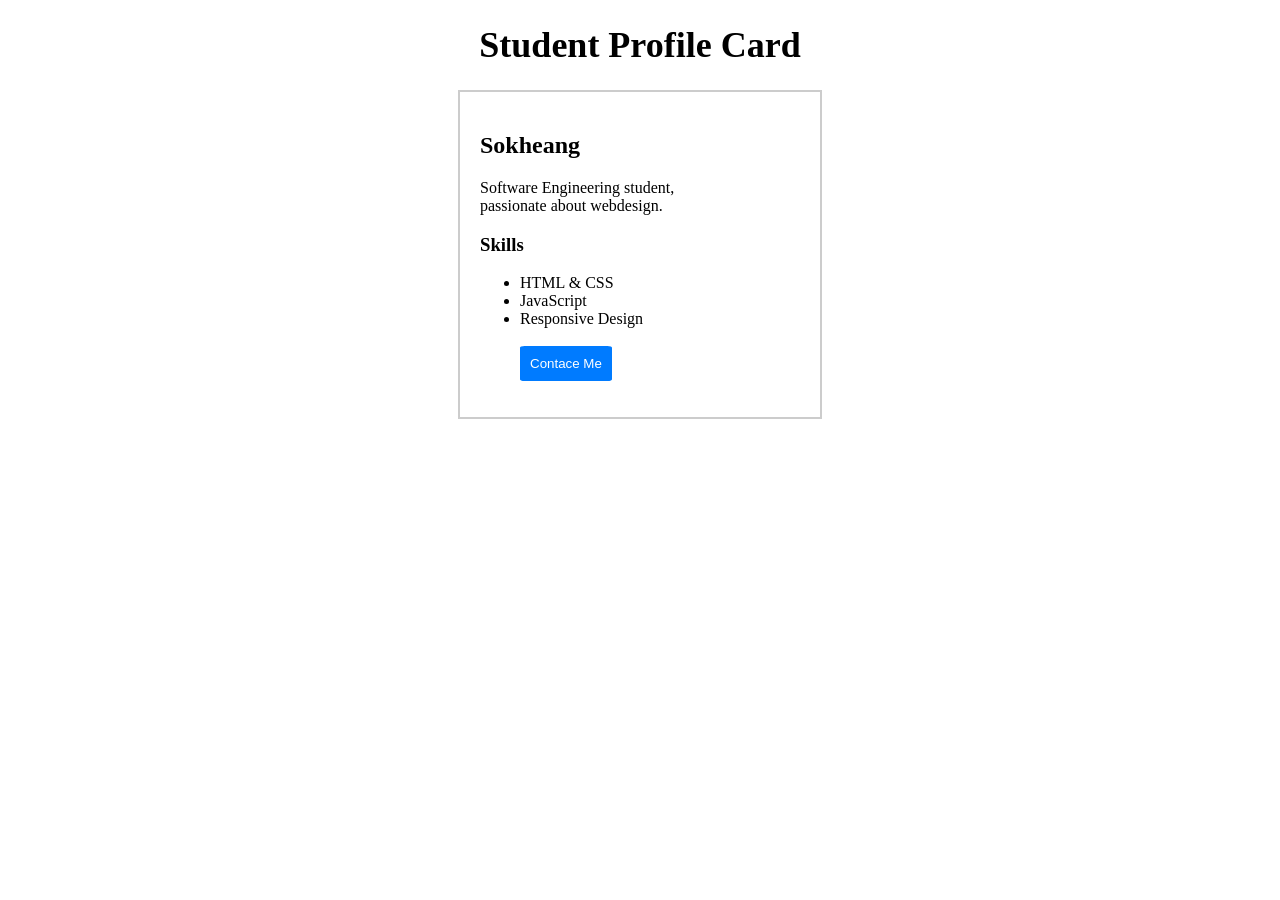
<file: Lab2/index.html>
<!DOCTYPE html>
<html>
    <head>
        <title>
            Student Information
        </title>
        <link rel="stylesheet" href="style.css">
    </head>
    <body>
        <h1>Student Profile Card</h1>
        <section class="profile-card">
        <h2>Sokheang</h2>
        <body>Software Engineering student,</body>
        <br>
        <body>passionate about webdesign.</body>
        <h3>
            Skills
        </h3>
        <ul>
            <li>
                HTML & CSS
            </li>
            <li>
                JavaScript
            </li>
            <li>
                Responsive Design
            </li>
            <br>
            <input  id="contact-button" type="button" value="Contace Me">
        </ul>
        </section>
    </body>
</html>
</file>
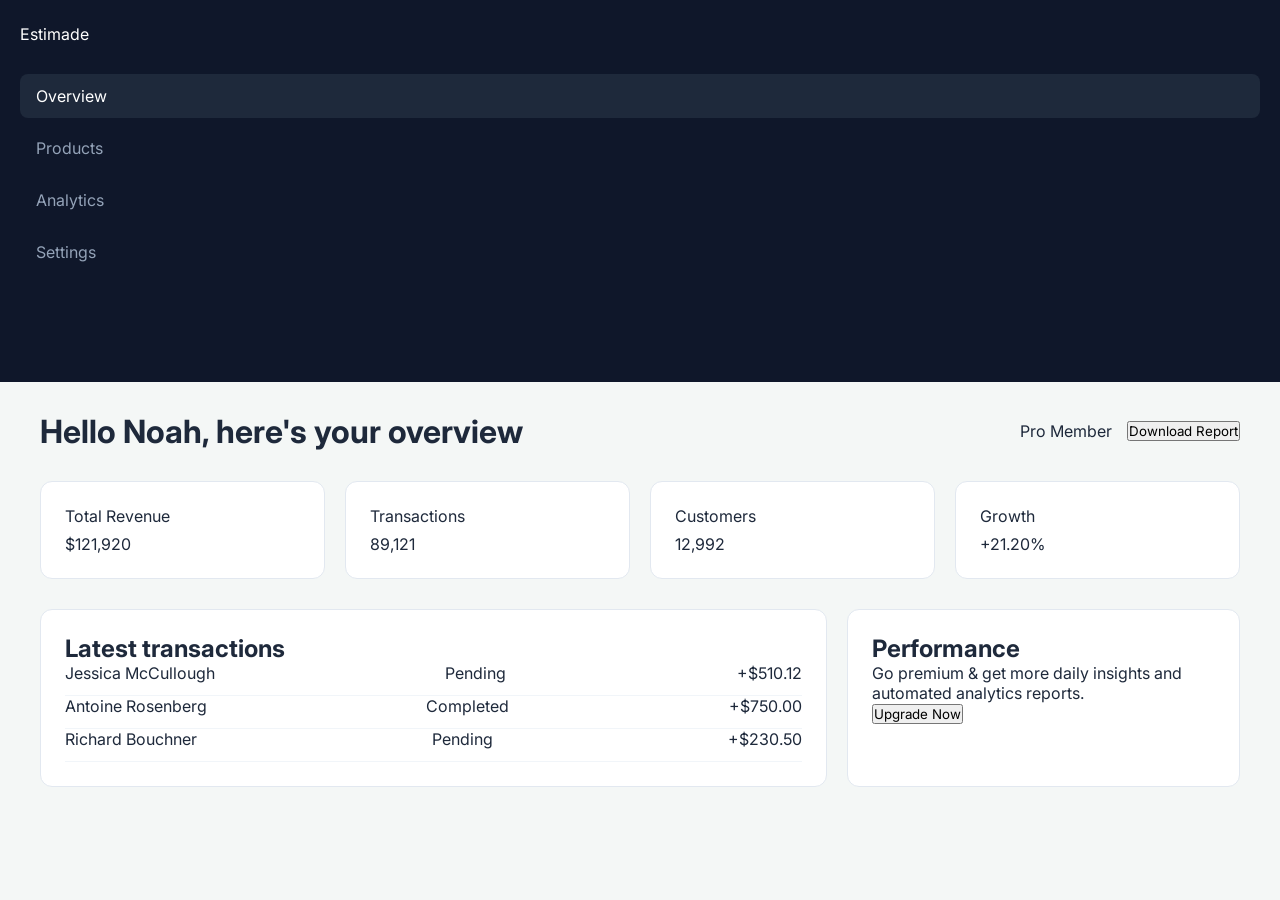
<file: W-04-HOMEWORK/index.html>
<!DOCTYPE html>
<html lang="en">

<head>
    <meta charset="UTF-8">
    <meta name="viewport" content="width=device-width, initial-scale=1.0">
    <title>Estimade Dashboard</title>
    <link rel="preconnect" href="https://fonts.googleapis.com">
    <link href="https://fonts.googleapis.com/css2?family=Inter:wght@400;600;700;800&display=swap" rel="stylesheet">
    <link rel="stylesheet" href="index.css">
</head>

<body>

    <div class="dashboard-grid">
        <aside class="sidebar">
            <div class="logo">Estimade</div>
            <ul class="nav-links">
                <li><a href="#" class="active">Overview</a></li>
                <li><a href="#">Products</a></li>
                <li><a href="#">Analytics</a></li>
                <li><a href="#">Settings</a></li>
            </ul>
        </aside>
        <main class="main-content">
            <header class="top-header">
                <h1>Hello Noah, here's your overview</h1>
                <div class="user-profile">
                    <span class="badge">Pro Member</span>
                    <button class="btn-download">Download Report</button>
                </div>
            </header>
            <section class="metrics-grid">
                <div class="card metric-card">
                    <span class="metric-label">Total Revenue</span>
                    <span class="metric-value">$121,920</span>
                </div>
                <div class="card metric-card">
                    <span class="metric-label">Transactions</span>
                    <span class="metric-value">89,121</span>
                </div>
                <div class="card metric-card">
                    <span class="metric-label">Customers</span>
                    <span class="metric-value">12,992</span>
                </div>
                <div class="card metric-card">
                    <span class="metric-label">Growth</span>
                    <span class="metric-value">+21.20%</span>
                </div>
            </section>
            <section class="content-grid">
                <div class="card">
                    <h2>Latest transactions</h2>
                    <ul class="transaction-list">
                        <li class="transaction-item">
                            <span class="transaction-name">Jessica McCullough</span>
                            <span class="transaction-status">Pending</span>
                            <span class="transaction-amount">+$510.12</span>
                        </li>
                        <li class="transaction-item">
                            <span class="transaction-name">Antoine Rosenberg</span>
                            <span class="transaction-status">Completed</span>
                            <span class="transaction-amount">+$750.00</span>
                        </li>
                        <li class="transaction-item">
                            <span class="transaction-name">Richard Bouchner</span>
                            <span class="transaction-status">Pending</span>
                            <span class="transaction-amount">+$230.50</span>
                        </li>
                    </ul>
                </div>

                <div class="card">
                    <h2>Performance</h2>
                    <p>Go premium &amp; get more daily insights and automated analytics reports.</p>
                    <button class="btn-upgrade">Upgrade Now</button>
                </div>
            </section>
        </main>
    </div>
</body>
</html>
</file>
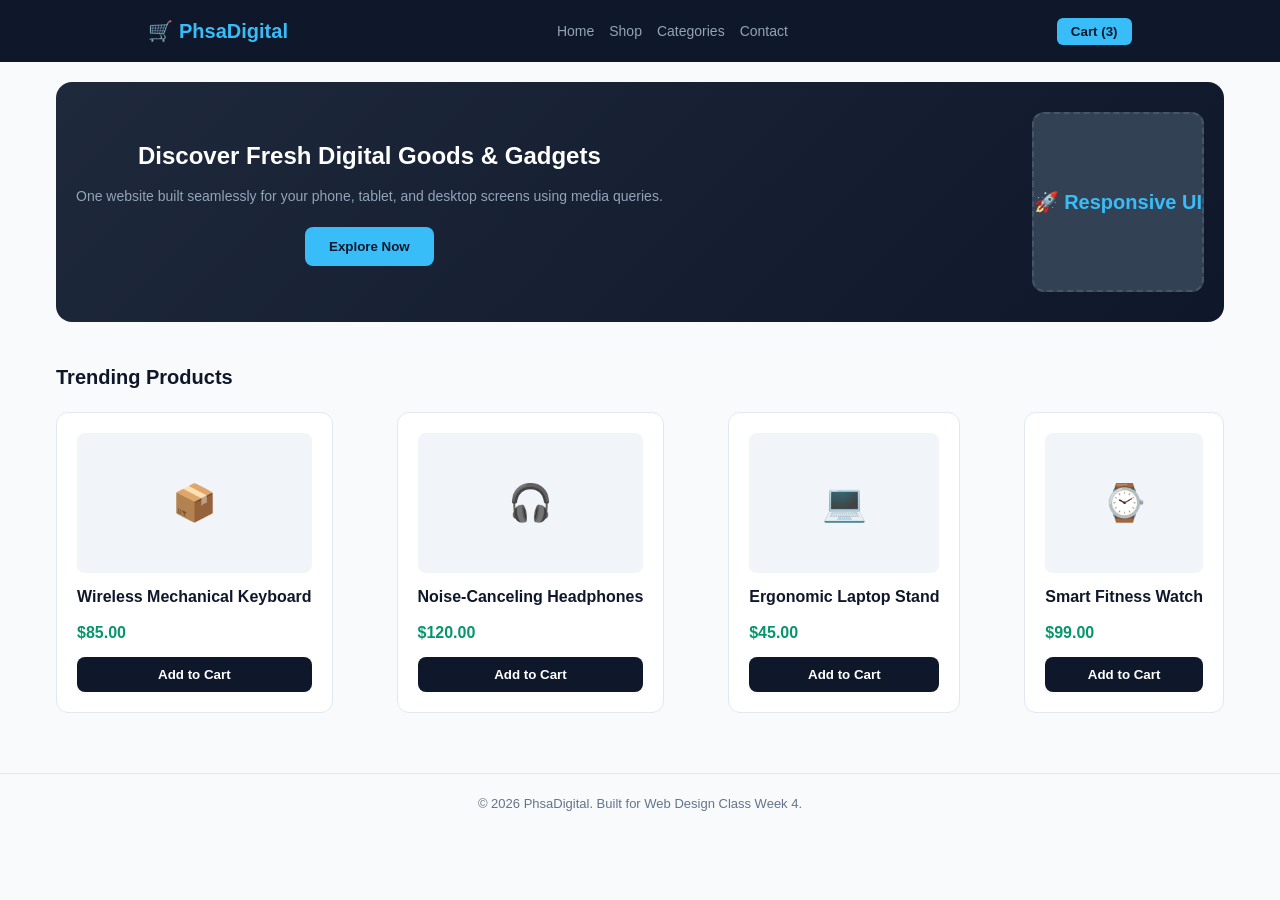
<file: W-04-Lab/index.html>
<!DOCTYPE html>
<html lang="en">

<head>
    <meta charset="UTF-8">
    <meta name="viewport" content="width=device-width, initial-scale=1.0">
    <title>Phsa Shop - Responsive Live Demo</title>
    <link rel="stylesheet" href="style.css">
</head>

<body>

    <!-- 1. NAVIGATION BAR (Flexbox) -->
    <header class="navbar">
        <div class="logo">🛒 PhsaDigital</div>
        <nav class="nav-menu">
            <a href="#">Home</a>
            <a href="#">Shop</a>
            <a href="#">Categories</a>
            <a href="#">Contact</a>
        </nav>
        <div class="nav-actions">
            <button class="btn-cart">Cart (3)</button>
        </div>
    </header>

    <!-- 2. MAIN CONTAINER -->
    <main class="main-container">

        <!-- Hero Banner Section (Flexbox / Grid) -->
        <section class="hero-section">
            <div class="hero-content">
                <h1>Discover Fresh Digital Goods & Gadgets</h1>
                <p>One website built seamlessly for your phone, tablet, and desktop screens using media queries.</p>
                <button class="btn-shop">Explore Now</button>
            </div>
            <div class="hero-image">
                <div class="image-box">🚀 Responsive UI</div>
            </div>
        </section>

        <!-- Product Catalog Section (CSS Grid) -->
        <section class="catalog-section">
            <h2>Trending Products</h2>

            <div class="product-grid">
                <!-- Product 1 -->
                <div class="product-card">
                    <div class="product-img">📦</div>
                    <h3>Wireless Mechanical Keyboard</h3>
                    <p class="price">$85.00</p>
                    <button class="btn-buy">Add to Cart</button>
                </div>

                <!-- Product 2 -->
                <div class="product-card">
                    <div class="product-img">🎧</div>
                    <h3>Noise-Canceling Headphones</h3>
                    <p class="price">$120.00</p>
                    <button class="btn-buy">Add to Cart</button>
                </div>

                <!-- Product 3 -->
                <div class="product-card">
                    <div class="product-img">💻</div>
                    <h3>Ergonomic Laptop Stand</h3>
                    <p class="price">$45.00</p>
                    <button class="btn-buy">Add to Cart</button>
                </div>

                <!-- Product 4 -->
                <div class="product-card">
                    <div class="product-img">⌚️</div>
                    <h3>Smart Fitness Watch</h3>
                    <p class="price">$99.00</p>
                    <button class="btn-buy">Add to Cart</button>
                </div>
            </div>
        </section>

    </main>

    <!-- 3. FOOTER SECTION -->
    <footer class="site-footer">
        <p>&copy; 2026 PhsaDigital. Built for Web Design Class Week 4.</p>
    </footer>

</body>

</html>
</file>
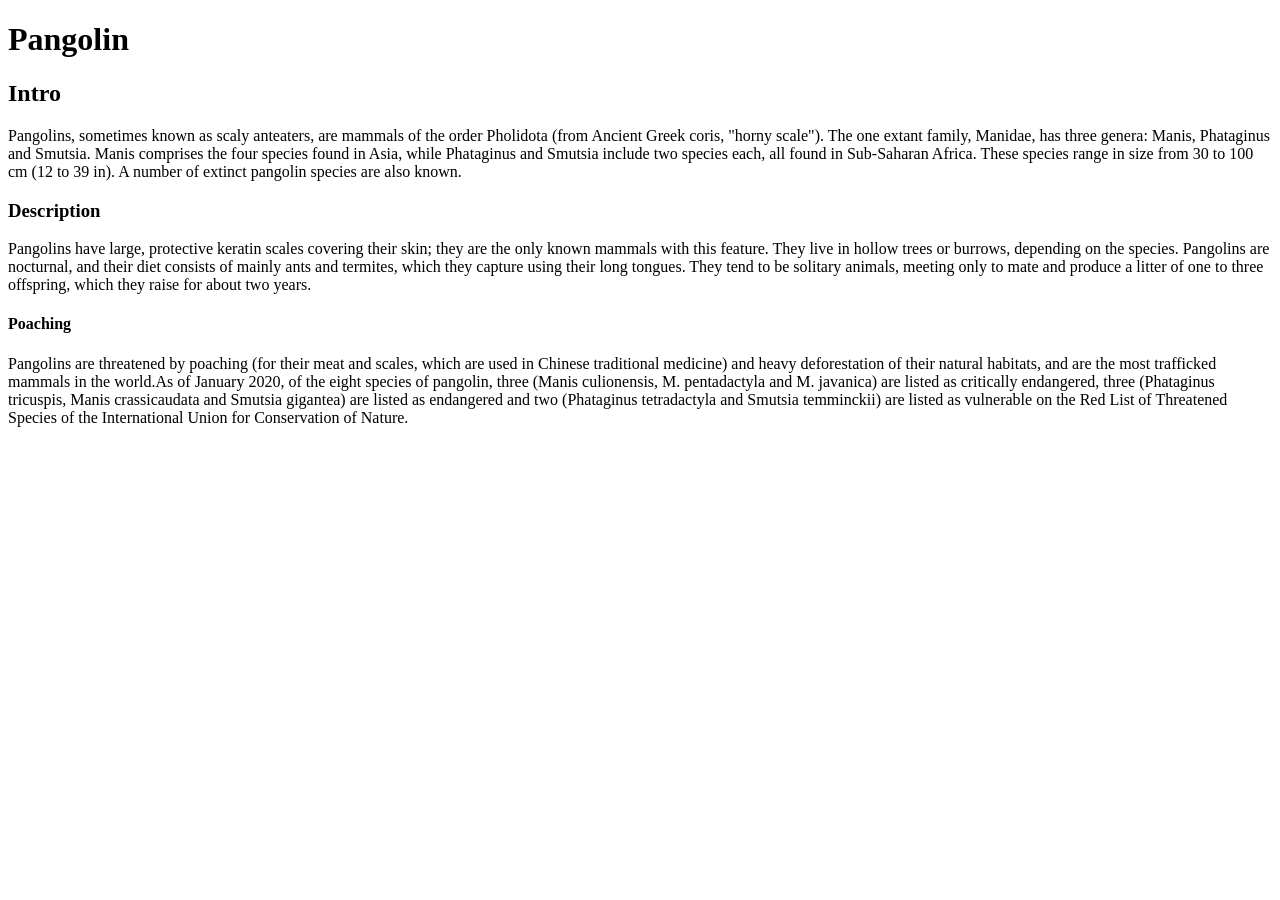
<file: EX1/index1.html>
<!DOCTYPE html>
<html lang="en">
<head>
    <meta charset="UTF-8">
    <meta name="viewport" content="width=device-width, initial-scale=1.0">
    <title>Document</title>
</head>
<body>
    <h1>
        Pangolin
    </h1>
    <h2>
        Intro
    </h2>
    <p>Pangolins, sometimes known as scaly anteaters, are mammals of the order Pholidota (from Ancient Greek coris, "horny
    scale"). The one extant family, Manidae, has three genera: Manis, Phataginus and Smutsia. Manis comprises the four
    species
    found in Asia, while Phataginus and Smutsia include two species each, all found in Sub-Saharan Africa. These species
    range
    in size from 30 to 100 cm (12 to 39 in). A number of extinct pangolin species are also known.</p>
    <h3>
        Description
    </h3>
    <p>Pangolins have large, protective keratin scales covering their skin; they are the only known mammals with this feature.
    They
    live in hollow trees or burrows, depending on the species. Pangolins are nocturnal, and their diet consists of mainly
    ants and
    termites, which they capture using their long tongues. They tend to be solitary animals, meeting only to mate and
    produce a
    litter of one to three offspring, which they raise for about two years.</p>
    <h4>Poaching</h4>
    <p>Pangolins are threatened by poaching (for their meat and scales, which are used in Chinese traditional medicine) and
    heavy
    deforestation of their natural habitats, and are the most trafficked mammals in the world.As of January 2020, of the
    eight
    species of pangolin, three (Manis culionensis, M. pentadactyla and M. javanica) are listed as critically endangered,
    three
    (Phataginus tricuspis, Manis crassicaudata and Smutsia gigantea) are listed as endangered and two (Phataginus
    tetradactyla
    and Smutsia temminckii) are listed as vulnerable on the Red List of Threatened Species of the International Union for
    Conservation of Nature.</p>
</body>
</html>
</file>
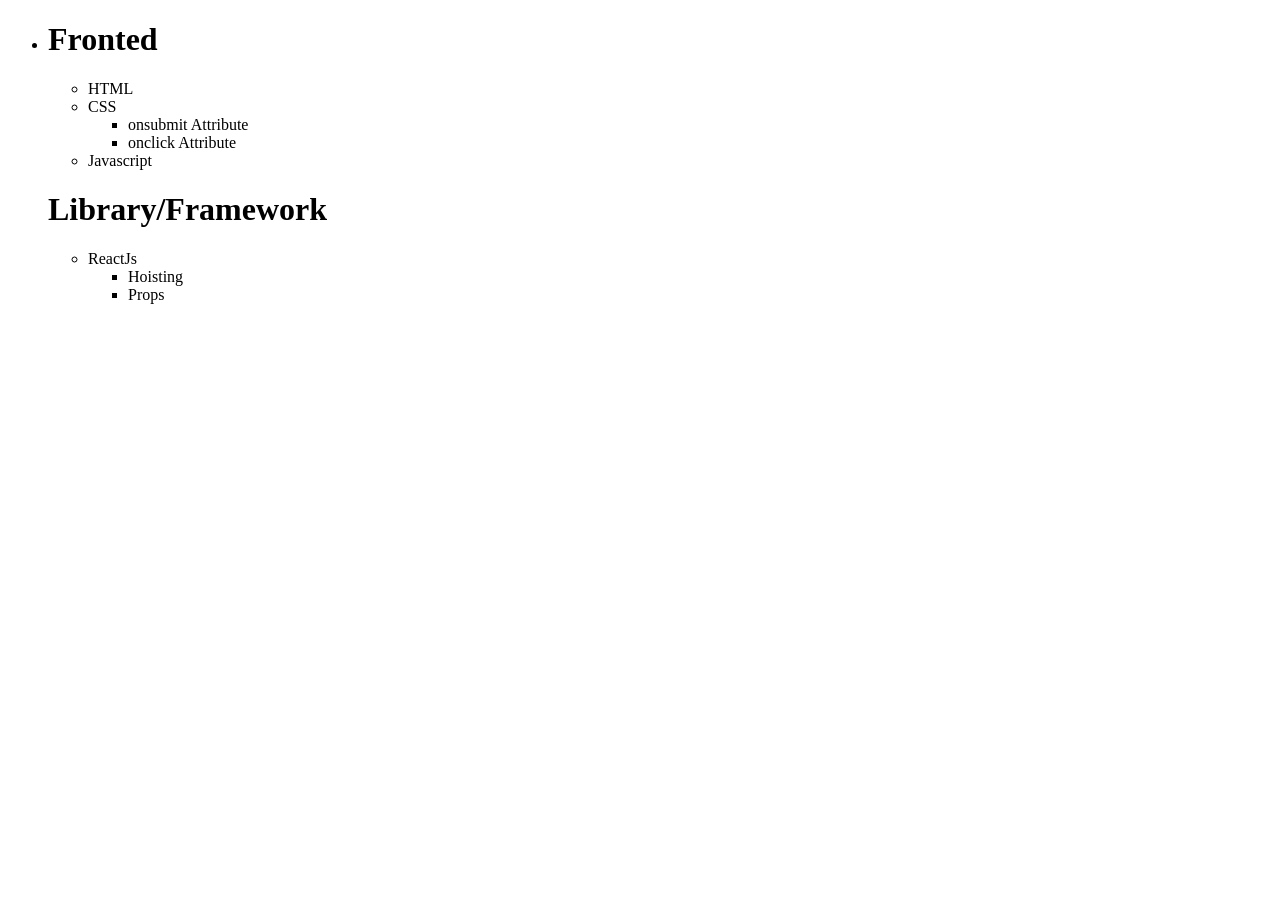
<file: EX2/index2.html>
<!DOCTYPE html>
<html lang="en">
<head>
    <meta charset="UTF-8">
    <meta name="viewport" content="width=device-width, initial-scale=1.0">
    <title>Document</title>
</head>
<body>
    <ul>
        <li>
            <h1>Fronted</h1>
            <ul>
                <li>HTML</li>
                <li>CSS
                    <ul>
                        <li>onsubmit Attribute</li>
                        <li>onclick Attribute</li>
                    </ul>
                </li>
                <li>Javascript</li>
            </ul>
            <h1>Library/Framework</h1>
            <ul>
                <li>ReactJs
                    <ul>
                        <li>Hoisting</li>
                        <li>Props</li>
                    </ul>
                </li>
            </ul>
        </li>
    </ul>
</body>
</html>
</file>
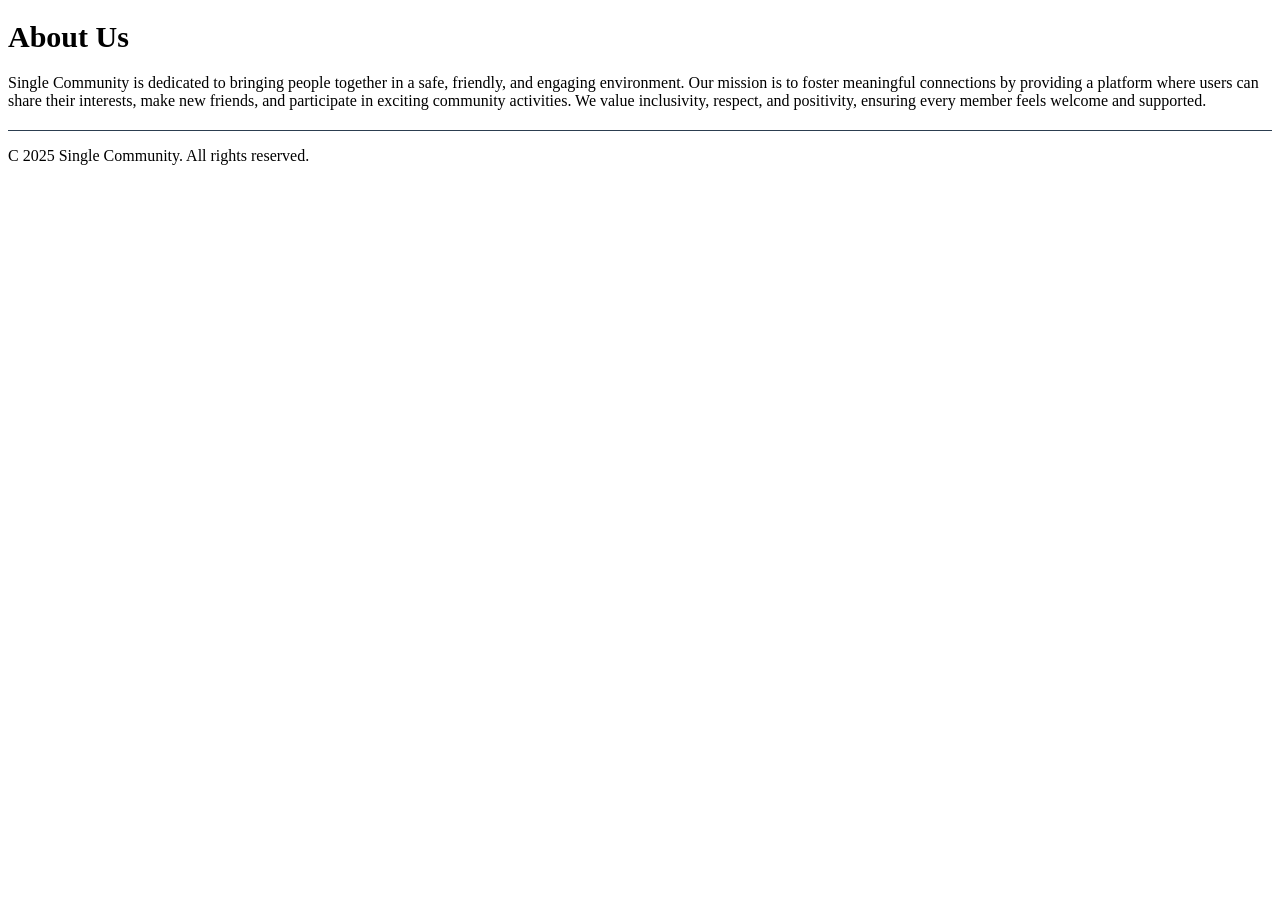
<file: EX3/aboutus.html>
<!DOCTYPE html>
<html>
    <head>
        <title>
            About Us
        </title>
    </head>
    <body>
        <h1 style="font-size: 30px;">About Us</h1>

        <p>Single Community is dedicated to bringing people together in a safe, friendly, and engaging environment. Our mission is
        to foster meaningful connections by providing a platform where users can share their interests, make new friends,
        and participate in exciting community activities. We value inclusivity, respect, and positivity, ensuring every member
        feels welcome and supported.</p>
        <hr style="border:none; border-bottom: 1px solid #2c3e50;margin-top: 20px;">
        <p>C 2025 Single Community. All rights reserved.</p>
    </body>
</html>
</file>
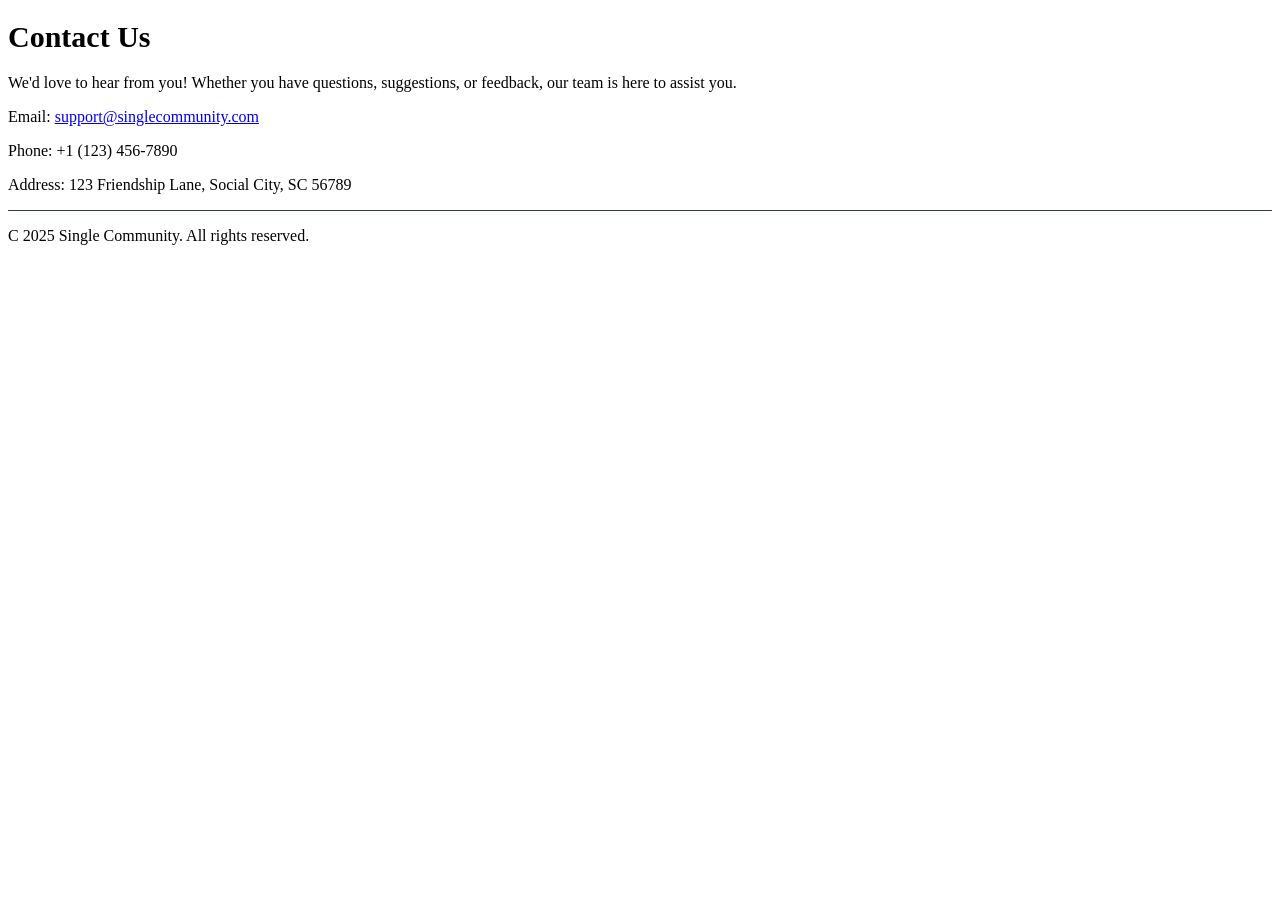
<file: EX3/contact.html>
<!DOCTYPE html>
<html>
    <head>
        <title>
            Contact
        </title>
    </head>
    <body>
        <h1 style="font-size: 30px;">Contact Us</h1>
        <p>We'd love to hear from you! Whether you have questions, suggestions, or feedback, our team is here to assist you.</p>
        <p> Email: <a href="email.html">support@singlecommunity.com</a></p>
        <p>Phone: +1 (123) 456-7890</p>
        <p>Address: 123 Friendship Lane, Social City, SC 56789</p>
        <hr style="border:none; border-bottom: 1px solid #2c3e50;margin-top: 10px;">
        <p>C 2025 Single Community. All rights reserved.</p>
    </body>
</html>
</file>
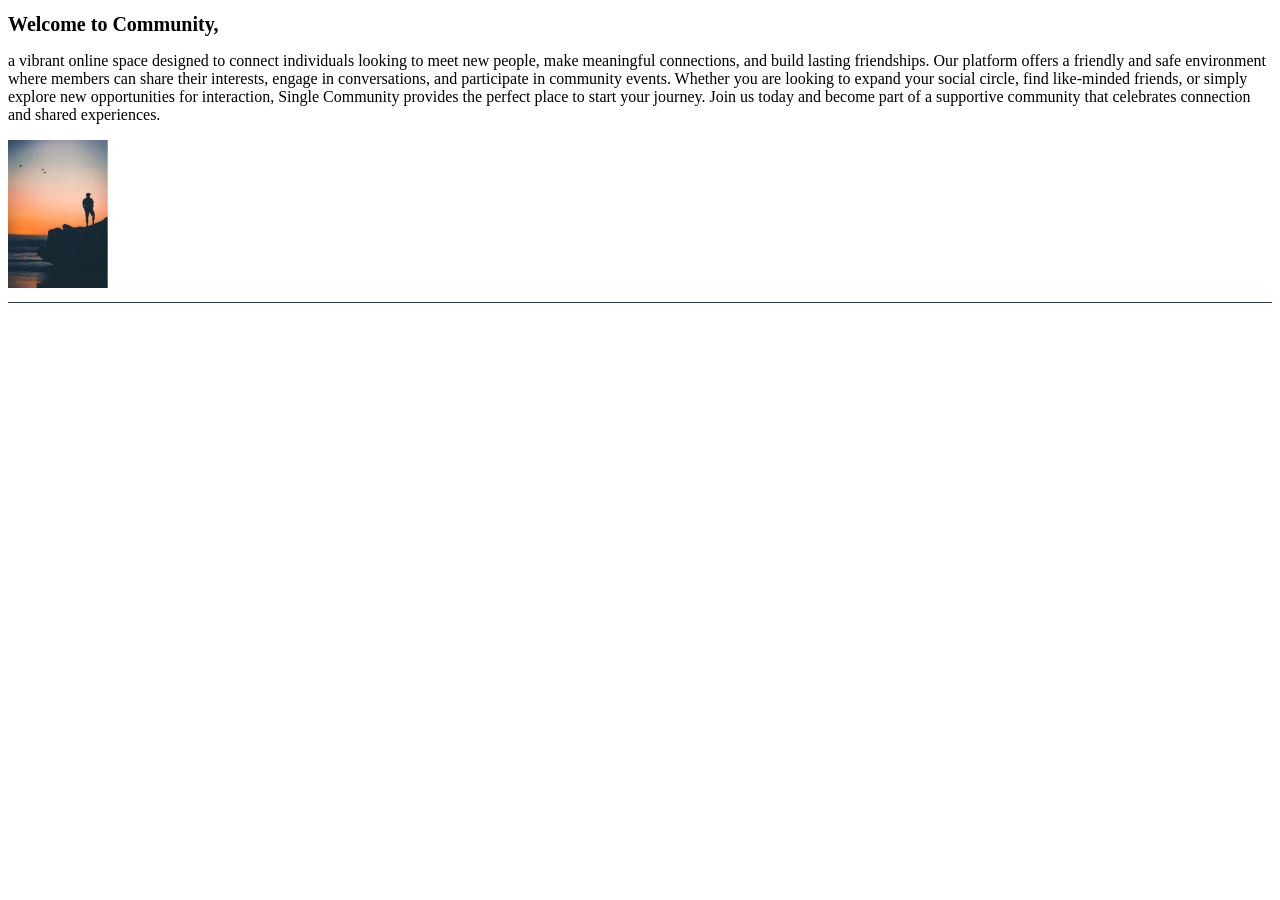
<file: EX3/home.html>
<!DOCTYPE html>
<html>
    <head>
        <title>
            Home
        </title>
    </head>
    <body>
        <h1 style="font-size: 20px;"><b>Welcome to Community,</b></h1>
        <p>a vibrant online space designed to connect individuals looking to meet new people, make meaningful connections, and
        build lasting friendships. Our platform offers a friendly and safe environment where members can share their interests,
        engage in conversations, and participate in community events. Whether you are looking to expand your social circle, find
        like-minded friends, or simply explore new opportunities for interaction, Single Community provides the perfect
        place to start your journey. Join us today and become part of a supportive community that celebrates connection and
        shared experiences.</p>
        <img src="Screenshot 2026-08-22 152901.png "style="width: 100px; ">
        <hr style="border:none; border-bottom: 1px solid #2c3e50;margin-top: 10px;">
        
    </body>
</html>
</file>
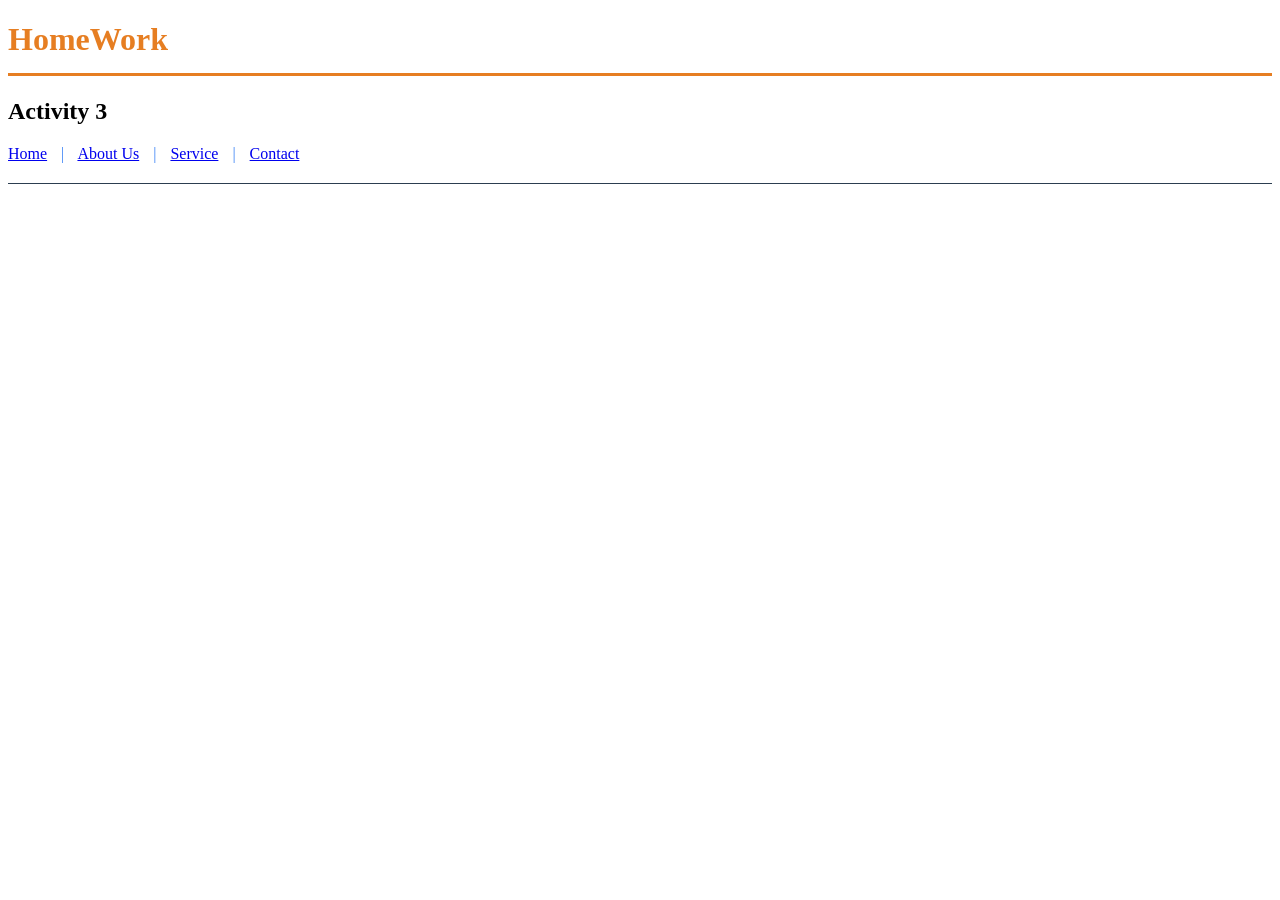
<file: EX3/index3.html>
<!DOCTYPE html>
<html>
    <head>
        <title>Home work</title>
    </head>
    <body>
        <h1 style="color: #e67e22;border-bottom: 3px solid #e67e22; padding-bottom: 15px;">HomeWork</h1>
        
        <h2 >Activity 3</h2>
        <a href="home.html" target="_blank">Home</a>
        <span style="color: #3b82f6; margin: 0 10px;">|</span>
        <a href="aboutus.html" target="_blank">About Us</a>
        <span style="color: #3b82f6; margin: 0 10px;">|</span>
        <a href="service.html" target="_blank">Service</a>
        <span style="color: #3b82f6; margin: 0 10px;">|</span>
        <a href="contact.html" target="_blank">Contact</a>
        <hr style="border:none; border-bottom: 1px solid #2c3e50;margin-top: 20px;">
    </body>
</html>
</file>
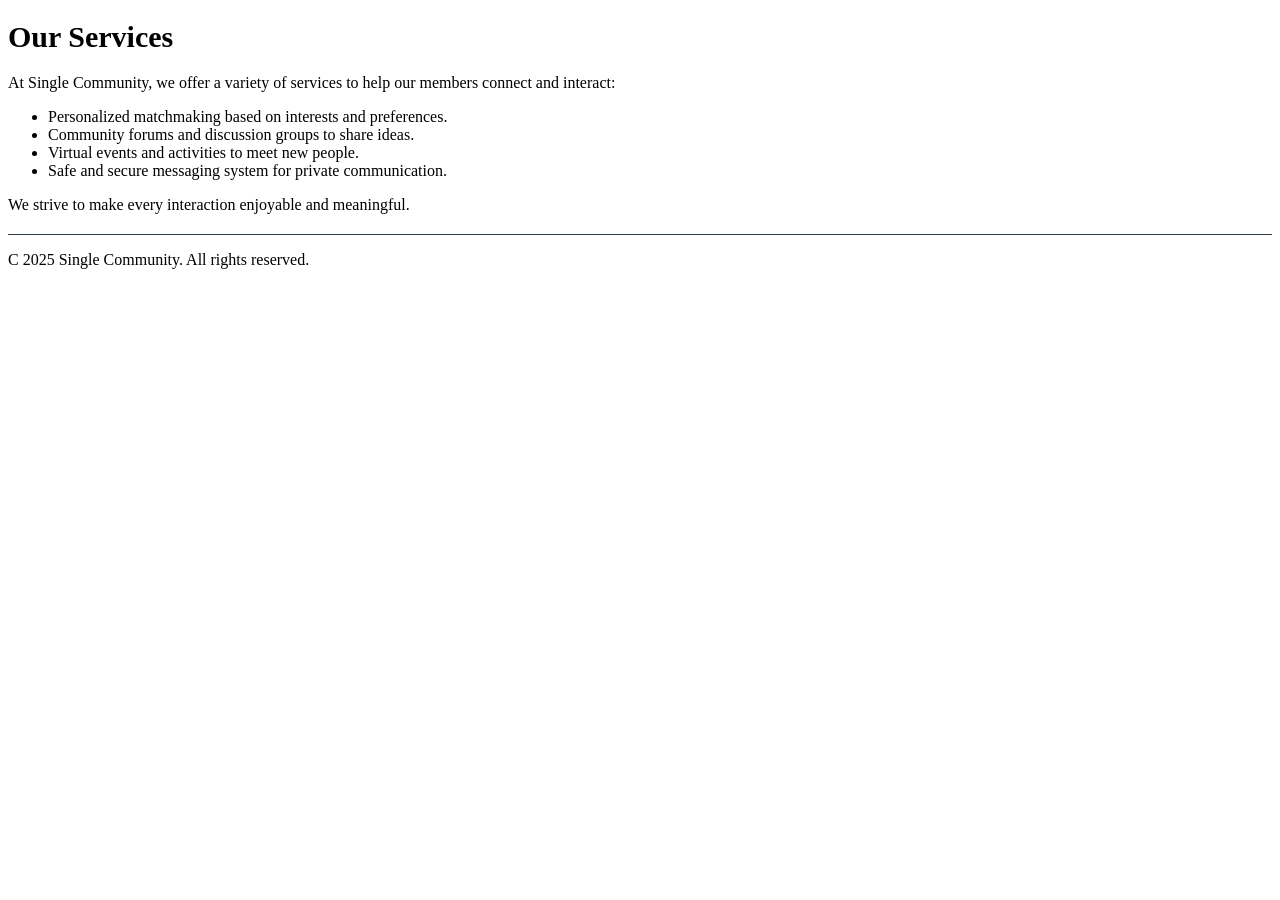
<file: EX3/service.html>
<!DOCTYPE html>
<html>
    <head>
        <title>
            Service
        </title>
    </head>
    <body>
        <h1 style="font-size: 30px;">
            Our Services
        </h1>
        <p>At Single Community, we offer a variety of services to help our members connect and interact:
            <ul>
                <li>Personalized matchmaking based on interests and preferences.</li>
                <li>Community forums and discussion groups to share ideas.</li>
                <li>Virtual events and activities to meet new people.</li>
                <li>Safe and secure messaging system for private communication.</li>
            </ul>
            We strive to make every interaction enjoyable and meaningful.
        </p>
        <hr style="border:none; border-bottom: 1px solid #2c3e50;margin-top: 20px;">
        <p>C 2025 Single Community. All rights reserved.</p>
    </body>
</html>
</file>
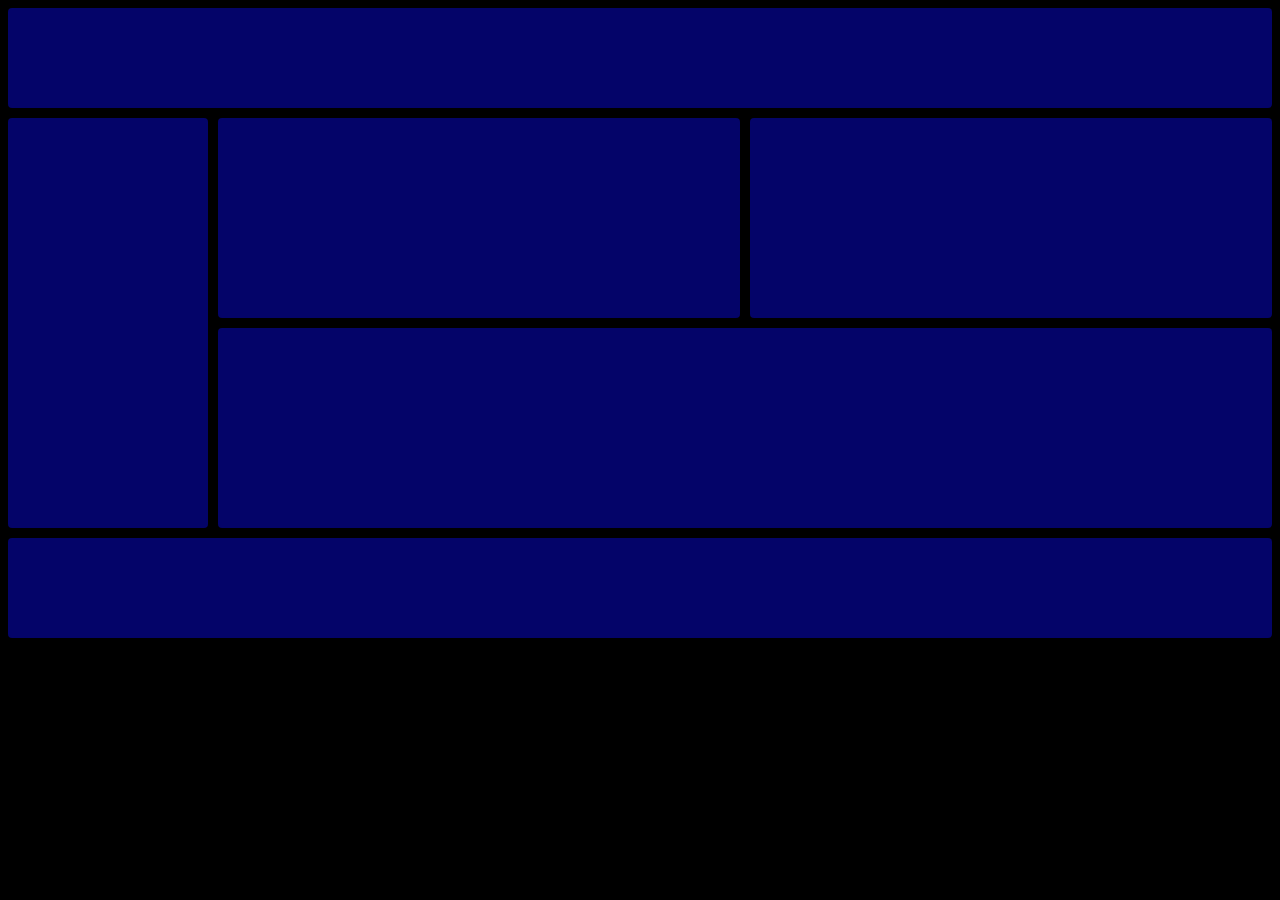
<file: W-03/Lab1.html>
<!DOCTYPE html>
<html lang="en">

<head>
    <meta charset="UTF-8">
    <meta name="viewport" content="width=device-width, initial-scale=1.0">
    <link rel="stylesheet" href="Lab1.css">
    <title>My First Lab</title>
</head>

<body>
    <div class="parent">
        <div class="box box-one"></div>
        <div class="box box-two"></div>
        <div class="box box-three"></div>
        <div class="box box-four"></div>
        <div class="box box-five"></div>
        <div class="box box-six"></div>
    </div>
</body>

</html>
</file>
<file: Lab2/style.css>
h1{
    text-align: center;
    font-size: 36px;
}
.profile-card{
    width: 320px;
    margin: 20px auto;
    padding: 20px;
    border: 2px solid #ccc;
}
#contact-button{
    background: #007BFF;
    color: white;
    padding: 10px;
    border-radius: 5%;
    border:none;
}
</file>
<file: W-04-HOMEWORK/index.css>
/* ==========================================
   1. GLOBAL RESET & BASE STYLES
   ================================---------- */
* {
    font-family: 'Inter', sans-serif;
    box-sizing: border-box;
    margin: 0;
    padding: 0;
}

body {
    background-color: #f4f7f6;
    color: #1e293b;
    min-height: 100vh;
}

.card {
    background: #ffffff;
    border-radius: 12px;
    border: 1px solid #e2e8f0;
    padding: 24px;
}

/* ==========================================
   2. MACRO LAYOUT: DASHBOARD GRID (CSS Grid)
   ================================---------- */
.dashboard-grid {
    min-height: 100vh;
    display: grid;
    grid-template-columns: 260px 1 fr;
}

/* ==========================================
   3. SIDEBAR NAVIGATION
   ================================---------- */
.sidebar {
    background-color: #0f172a;
    color: #ffffff;
    padding: 24px 20px;
    display: flex;
    flex-direction: column;
    gap:30px;
}

.nav-links {
    list-style: none;
    display: flex;
    flex-direction: column;
    gap: 8px;
}

.nav-links a {
    display: block;
    color: #94a3b8;
    text-decoration: none;
    padding: 12px 16px;
    border-radius: 8px;
}

.nav-links a:hover,
.nav-links a.active {
    background-color: #1e293b;
    color: #ffffff;
}

/* ==========================================
   4. MAIN CONTENT AREA & HEADER (Flexbox)
   ================================---------- */
.main-content {
    padding: 30px 40px;
    display: flex;
    flex-direction: column;
    gap: 30px;
}

.top-header {
    display: flex;
    justify-content: space-between;
    align-items: center;
    flex-wrap: wrap;
}

.user-profile {
    display: flex;
    align-items: center;
    gap: 15px;
}

/* ==========================================
   5. METRICS GRID SECTION (CSS Grid)
   ================================---------- */
.metrics-grid {
    display: grid;
    grid-template-columns: repeat(auto-fit, minmax(220px, 1fr));
    gap: 20px;
}

.metric-card {
    display: flex;
    flex-direction: column;
    gap: 8px;
}

/* ==========================================
   6. DETAILED CONTENT GRID SECTION (CSS Grid)
   ================================---------- */
.content-grid {
    display: grid;
    grid-template-columns: 2fr 1fr;
    gap: 20px;
}

.transaction-item {
    display: flex;
    justify-content: space-between;
    align-items: center;
    padding-bottom: 12px;
    border-bottom: 1px solid #f1f5f9;
}

/* ==========================================
   7. RESPONSIVE MEDIA QUERIES
   ================================---------- */

/* Tablet and Smaller Desktops (< 1024px) */
@media (max-width: 1023px) {
    .content-grid {
        grid-template-columns: 1fr;
    }
}

/* Mobile Devices (< 768px) */
@media (max-width: 767px) {
    .dashboard-grid {
        grid-template-columns: 1fr;
    }

    .sidebar {
        display: none;
    }
}
</file>
<file: W-04-Lab/style.css>
/* ==========================================
   1. GLOBAL RESET & BASE STYLES
   ========================================== */
* {
    /* TODO 1.1: Add box-sizing and remove default margins/padding */
    font-family:
        "Inter",
        -apple-system,
        sans-serif;
    box-sizing: border-box;
    margin: 0;
    padding: 0;

}

body {
    background-color: #f8fafc;
    color: #1e293b;
    line-height: 1.5;
}

/* Base media scaling */
img,
.image-box {
    /* TODO 1.2: Ensure images and boxes scale flexibly and never overflow */
    max-width: 100%;
    height: auto;
    display: block;
}

/* ==========================================
   2. NAVIGATION BAR (Mobile-First / Flexbox)
   ========================================== */
.navbar {
    background-color: #0f172a;
    color: #ffffff;
    padding: 16px 20px;
    /* TODO 2.1: Use Flexbox to stack the navbar elements vertically in a column by default on mobile */
    display: flex;
    flex-direction: row;
    align-items: center;
    gap: 12px;
    justify-content: space-between;
}

.logo {
    font-size: 20px;
    font-weight: 700;
    color: #38bdf8;
}

.nav-menu {
    /* TODO 2.2: Use Flexbox to align nav links horizontally with a 15px gap */
    display: flex;
    flex-direction: row;
    gap: 15px;
}

.nav-menu a {
    color: #94a3b8;
    text-decoration: none;
    font-size: 14px;
    font-weight: 500;
}

.nav-menu a:hover {
    color: #ffffff;
}

.btn-cart {
    background-color: #38bdf8;
    color: #0f172a;
    border: none;
    padding: 6px 14px;
    border-radius: 6px;
    font-weight: 600;
    cursor: pointer;
}

/* ==========================================
   3. MAIN CONTAINER & HERO SECTION
   ========================================== */
.main-container {
    padding: 20px 16px;
    max-width: 1200px;
    margin: 0 auto;
    /* TODO 3.1: Use Flexbox to create a vertical column layout with a 40px gap */
    display: flex;
    flex-direction: column;
    gap: 40px;
}

.hero-section {
    background: linear-gradient(135deg, #1e293b 0%, #0f172a 100%);
    color: #ffffff;
    border-radius: 16px;
    padding: 30px 20px;
    /* TODO 3.2: Use Flexbox to stack the hero content and image vertically on mobile */
    gap: 24px;
    align-items: center;
    text-align: center;
    display: flex;

}

.hero-content h1 {
    font-size: 24px;
    font-weight: 700;
    margin-bottom: 12px;
}

.hero-content p {
    font-size: 14px;
    color: #94a3b8;
    margin-bottom: 20px;
}

.btn-shop {
    background-color: #38bdf8;
    color: #0f172a;
    border: none;
    padding: 12px 24px;
    border-radius: 8px;
    font-weight: 700;
    cursor: pointer;
}

.image-box {
    background-color: #334155;
    color: #38bdf8;
    font-size: 20px;
    font-weight: 600;
    height: 180px;
    width: 100%;
    border-radius: 12px;
    display: flex;
    justify-content: center;
    align-items: center;
    border: 2px dashed #475569;
}

/* ==========================================
   4. PRODUCT CATALOG SECTION (CSS Grid)
   ========================================== */
.catalog-section h2 {
    font-size: 20px;
    font-weight: 700;
    margin-bottom: 20px;
    color: #0f172a;
}

.product-grid {
    /* TODO 4.1: Turn this into a CSS Grid with 1 column by default for mobile and a 20px gap */
    display: grid;
    grid-template-columns: repeat(2, 1fr);
    gap: 20px;
}

.product-card {
    background: #ffffff;
    border: 1px solid #e2e8f0;
    border-radius: 12px;
    padding: 20px;
    display: flex;
    flex-direction: column;
    gap: 12px;
}

.product-img {
    background-color: #f1f5f9;
    height: 140px;
    border-radius: 8px;
    display: flex;
    justify-content: center;
    align-items: center;
    font-size: 36px;
}

.product-card h3 {
    font-size: 16px;
    font-weight: 600;
    color: #0f172a;
}

.price {
    font-size: 16px;
    font-weight: 700;
    color: #059669;
}

.btn-buy {
    background-color: #0f172a;
    color: #ffffff;
    border: none;
    padding: 10px;
    border-radius: 8px;
    font-weight: 600;
    cursor: pointer;
}

/* ==========================================
   5. FOOTER SECTION
   ========================================== */
.site-footer {
    text-align: center;
    padding: 20px;
    color: #64748b;
    font-size: 13px;
    border-top: 1px solid #e2e8f0;
    margin-top: 40px;
}

/* ==========================================
   6. RESPONSIVE MEDIA QUERIES
   ========================================== */

/* Tablet View (min-width: 768px) */
@media (min-width: 768px) {
    .navbar {
        display: flex;
        flex-direction: row;
        justify-content: space-around;
        align-items: center;
    }
}


.hero-section {
    /* TODO 6.2: Switch hero section to side-by-side row layout with left-aligned text */
    display: flex;
    flex-direction: row;
    justify-content: space-between;
    align-items: center;
}

.product-grid {
    /* TODO 6.3: Expand product grid to 2 columns */
    display: flex;
    flex-direction: row;
    justify-content: space-between;
    text-align: left;
}


/* Desktop View (min-width: 1024px) */
/* Desktop View (min-width: 1024px) */
@media (min-width: 1024px) {
    .product-grid {
        grid-template-columns: repeat(4, 1fr);
    }
}
</file>
<file: W-03/Lab1.css>
body {
    background: black
}

.box {
    background-color: rgb(4, 4, 105);
    border-radius: 4px;
    color: rgb(48, 0, 0);
}

.parent {
    display: grid;
    grid-template-rows: 100px 200px 200px 100px;
    grid-template-columns: 200px 1fr 1fr;
    gap: 10px;
    grid-template-areas:
        "a a a"
        "b c d"
        "b e e"
        "f f f"
    ;
}

.box-one {
    grid-area: a;
}

.box-two {
    grid-area: b;
}

.box-three {
    grid-area: c;
}

.box-four {
    grid-area: d;
}

.box-five {
    grid-area: e;
}

.box-six {
    grid-area: f;
}
</file>
